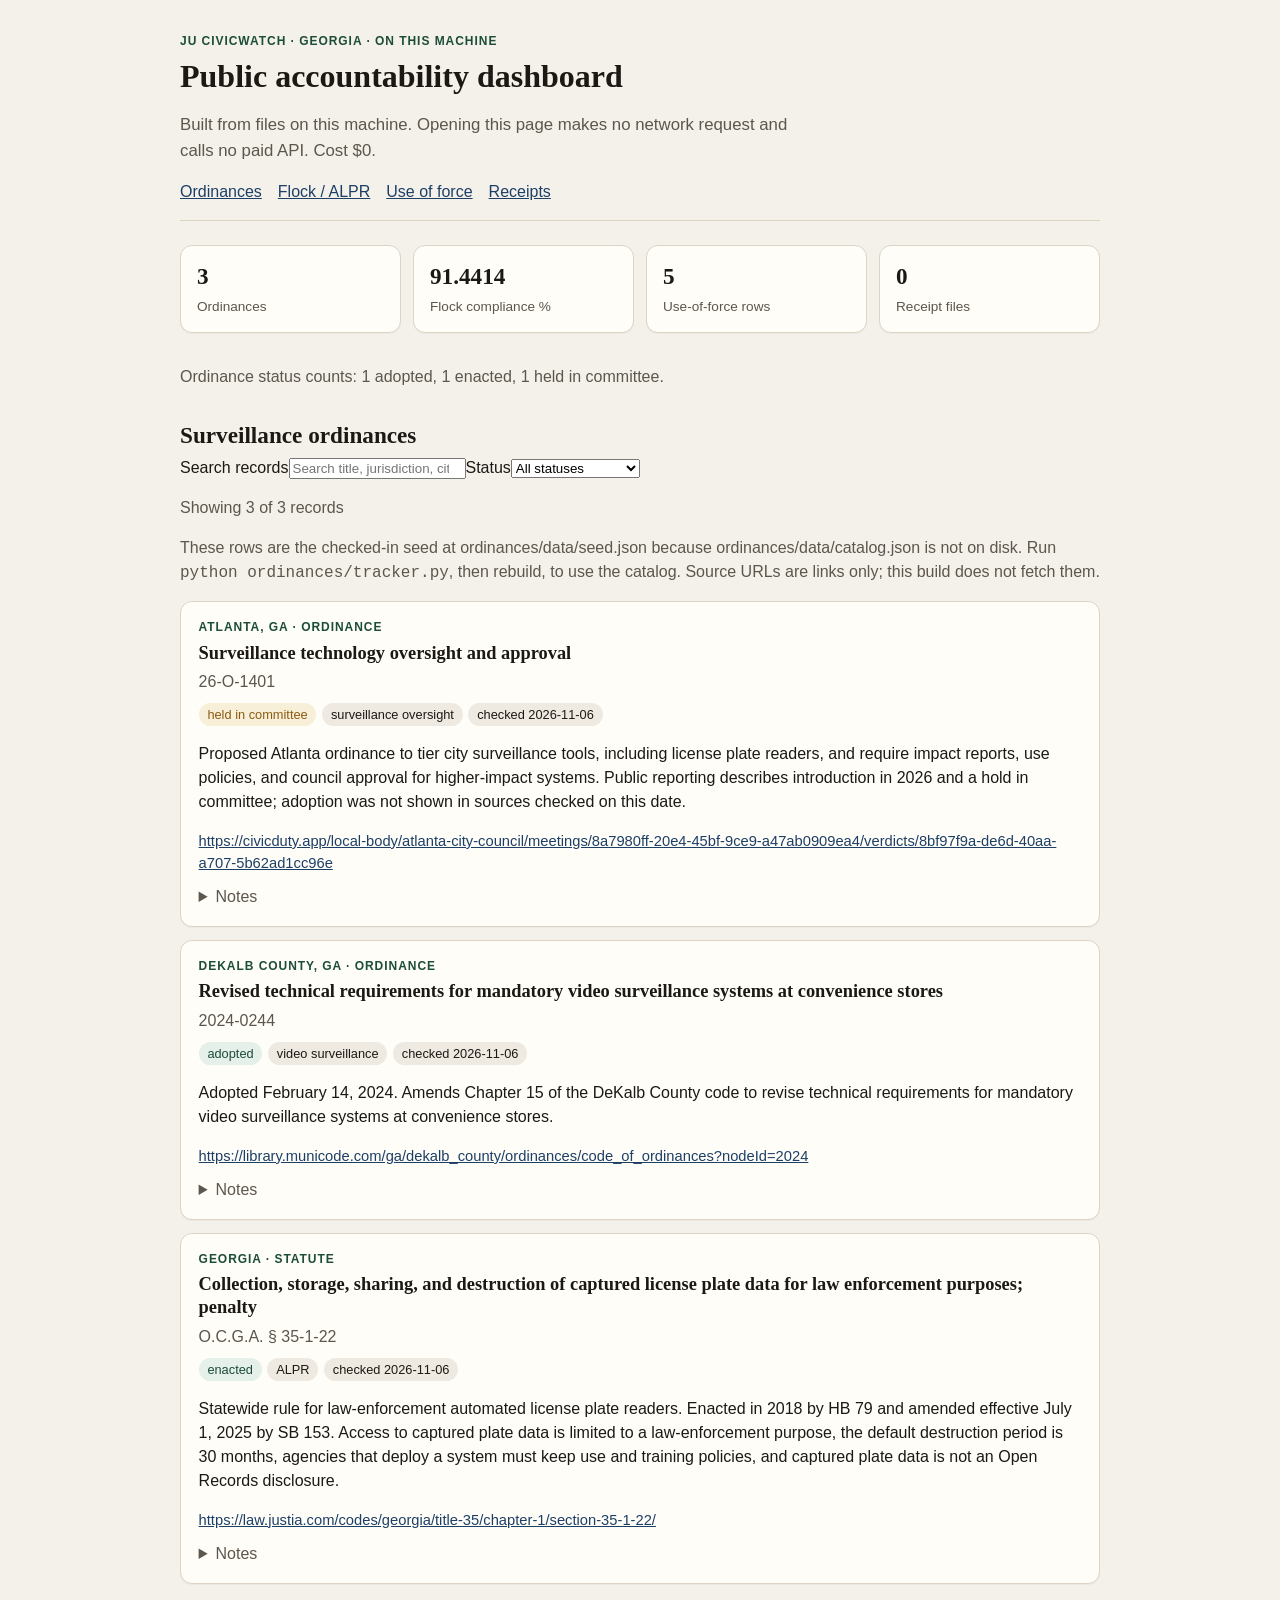
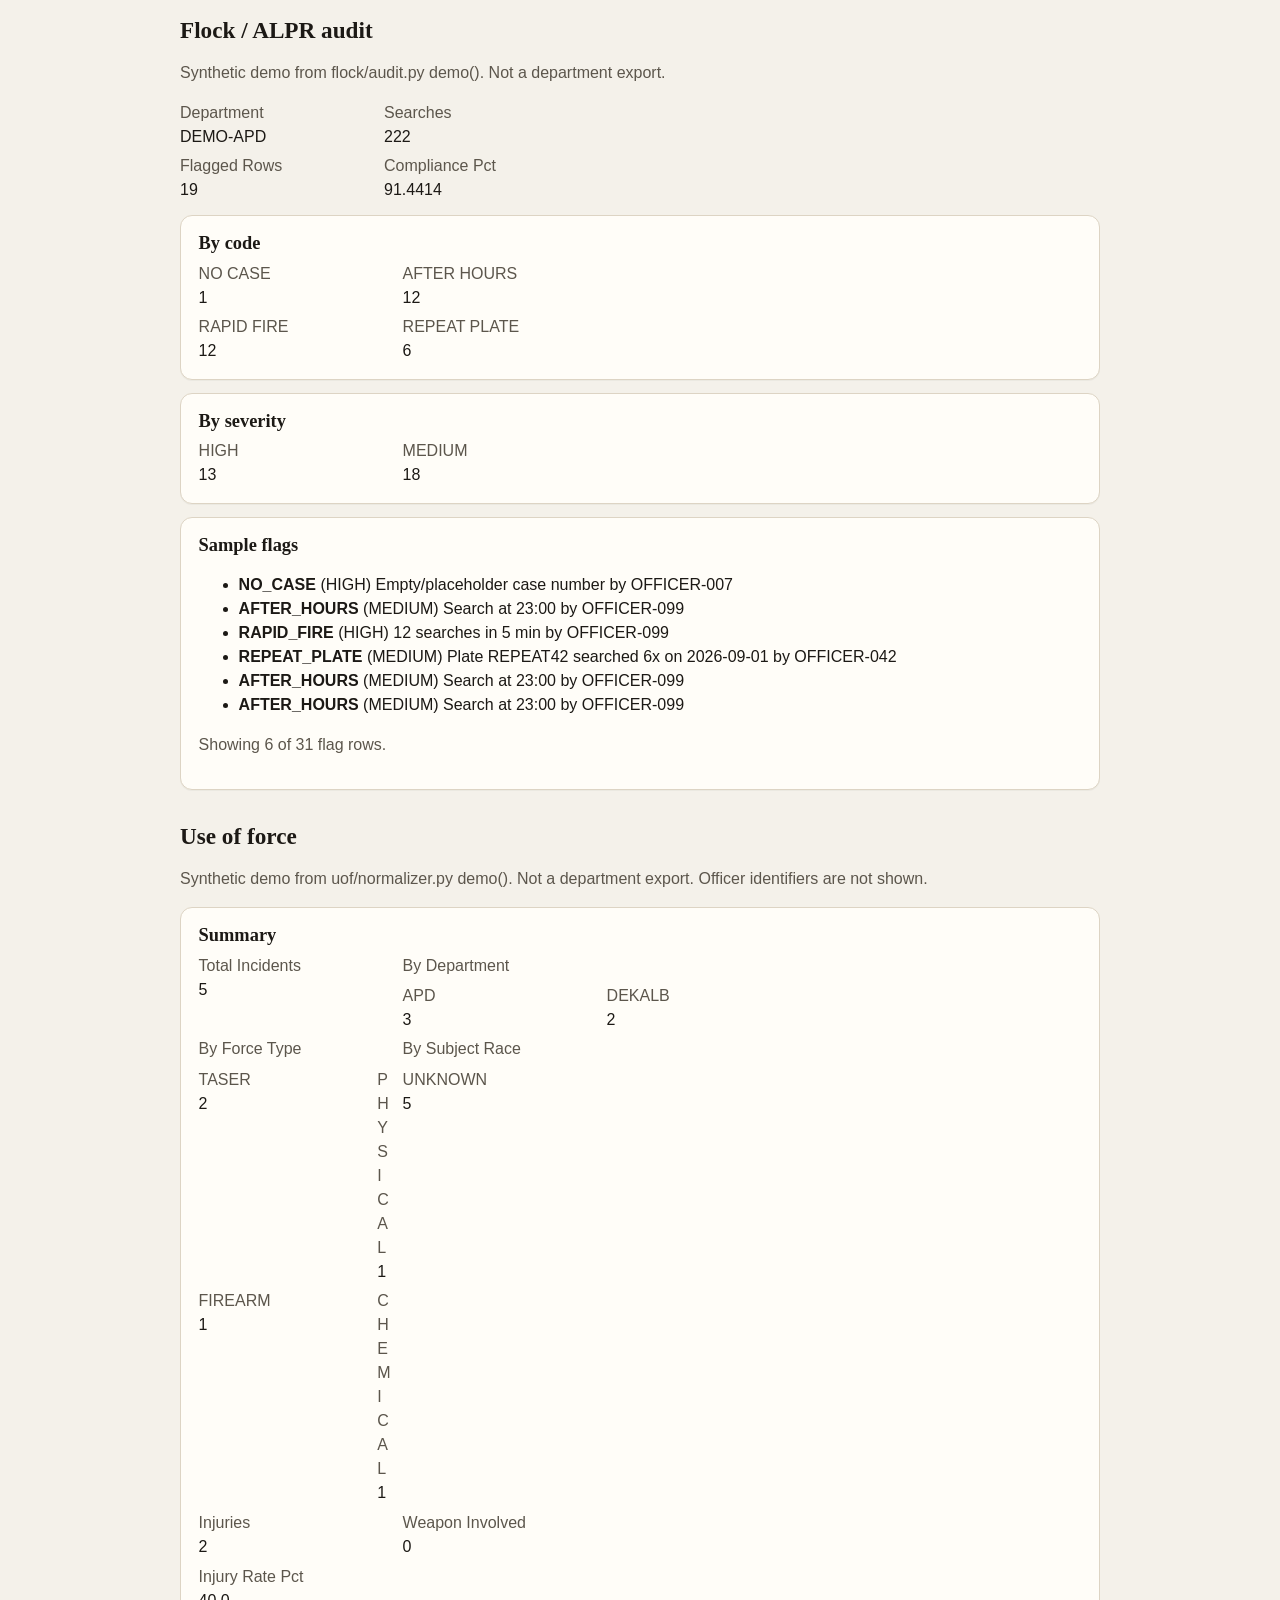
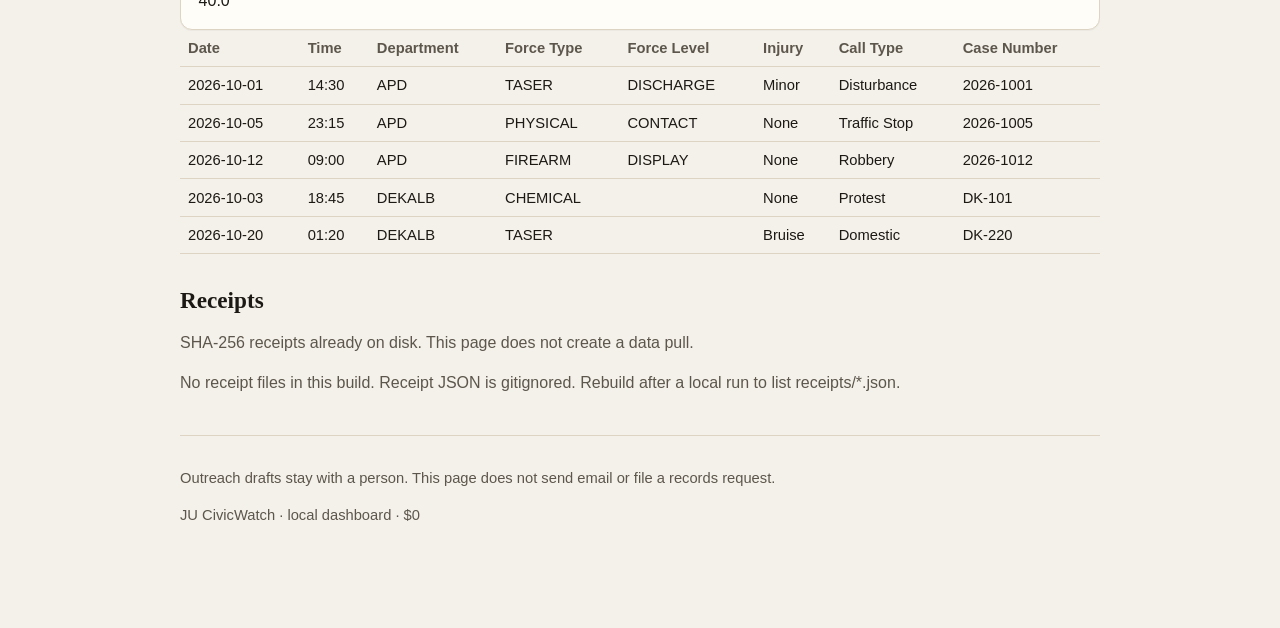
<file: index.html>
<!doctype html>
<html lang="en"><head><meta charset="utf-8"><meta name="viewport" content="width=device-width,initial-scale=1"><title>JU CivicWatch</title><meta http-equiv="refresh" content="0; url=dashboard/index.html"><link rel="canonical" href="dashboard/index.html"></head><body><p>Opening <a href="dashboard/index.html">JU CivicWatch dashboard</a>…</p></body></html>
</file>
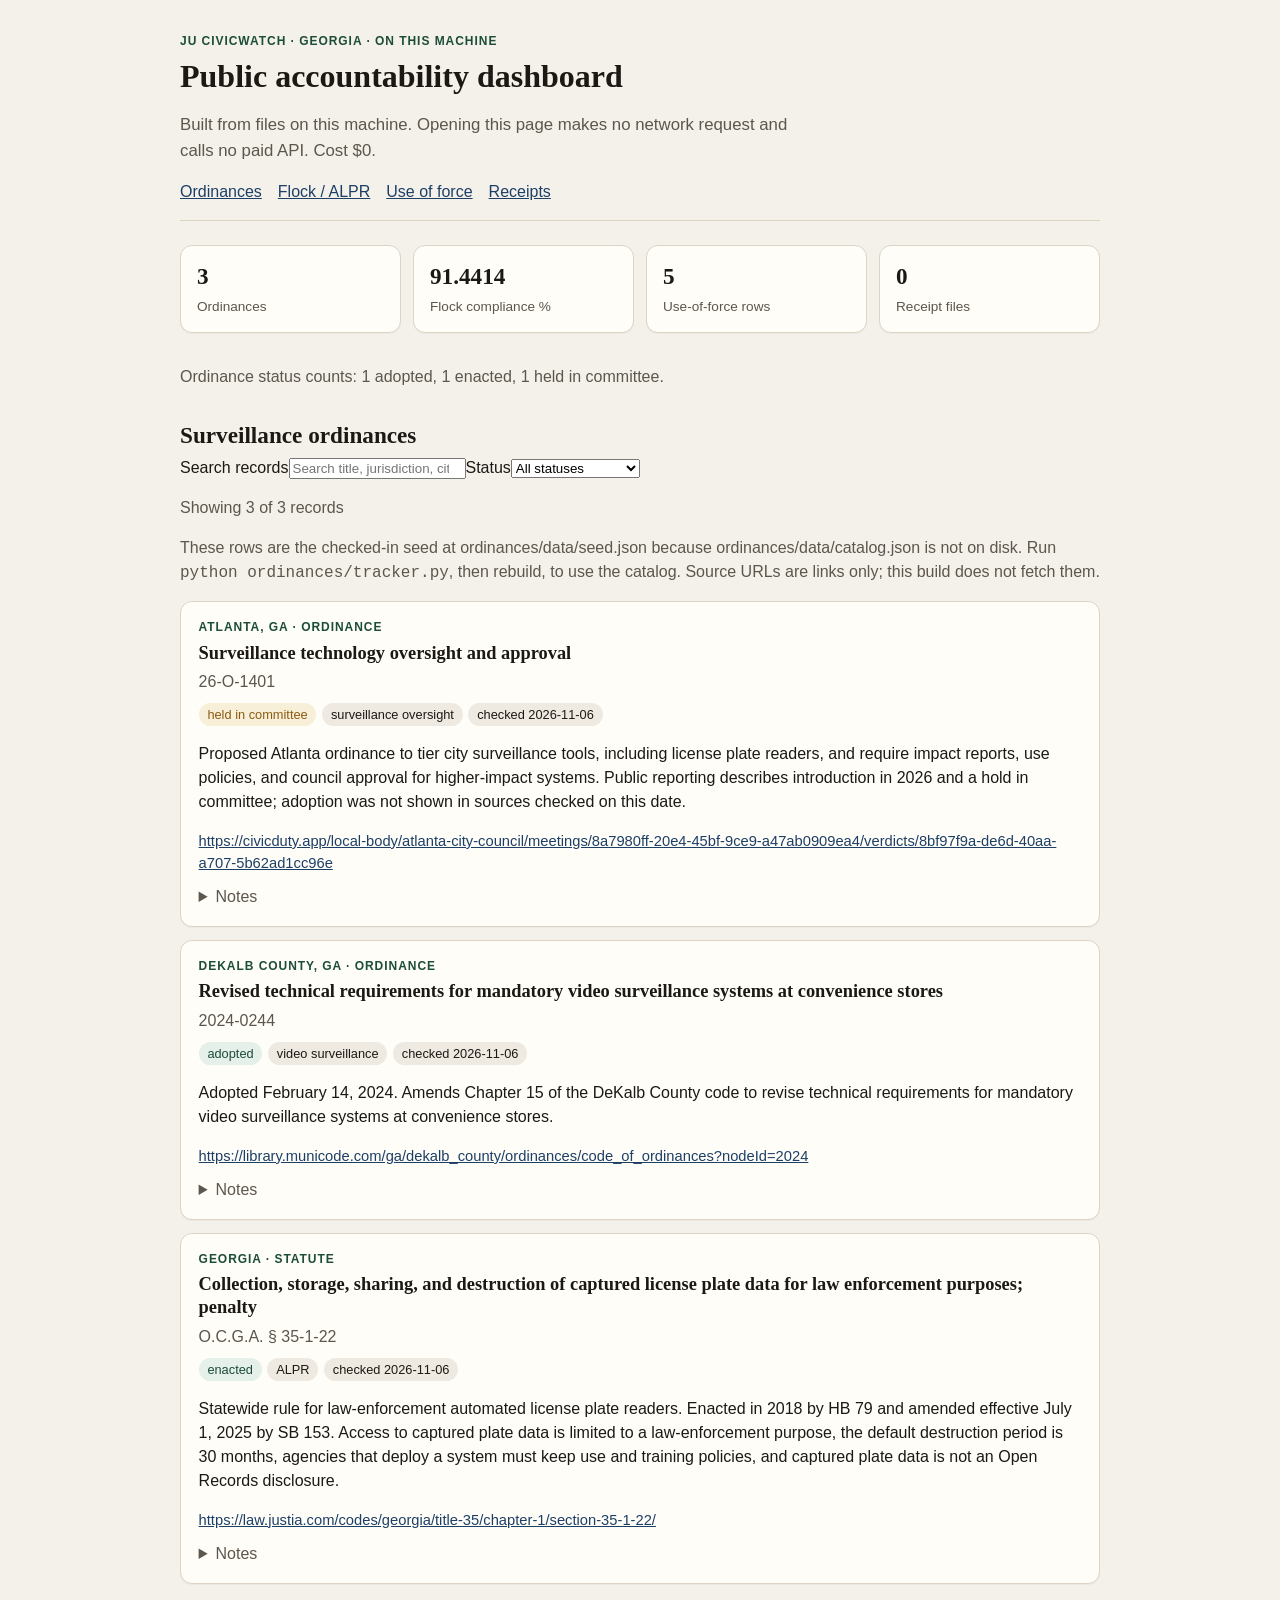
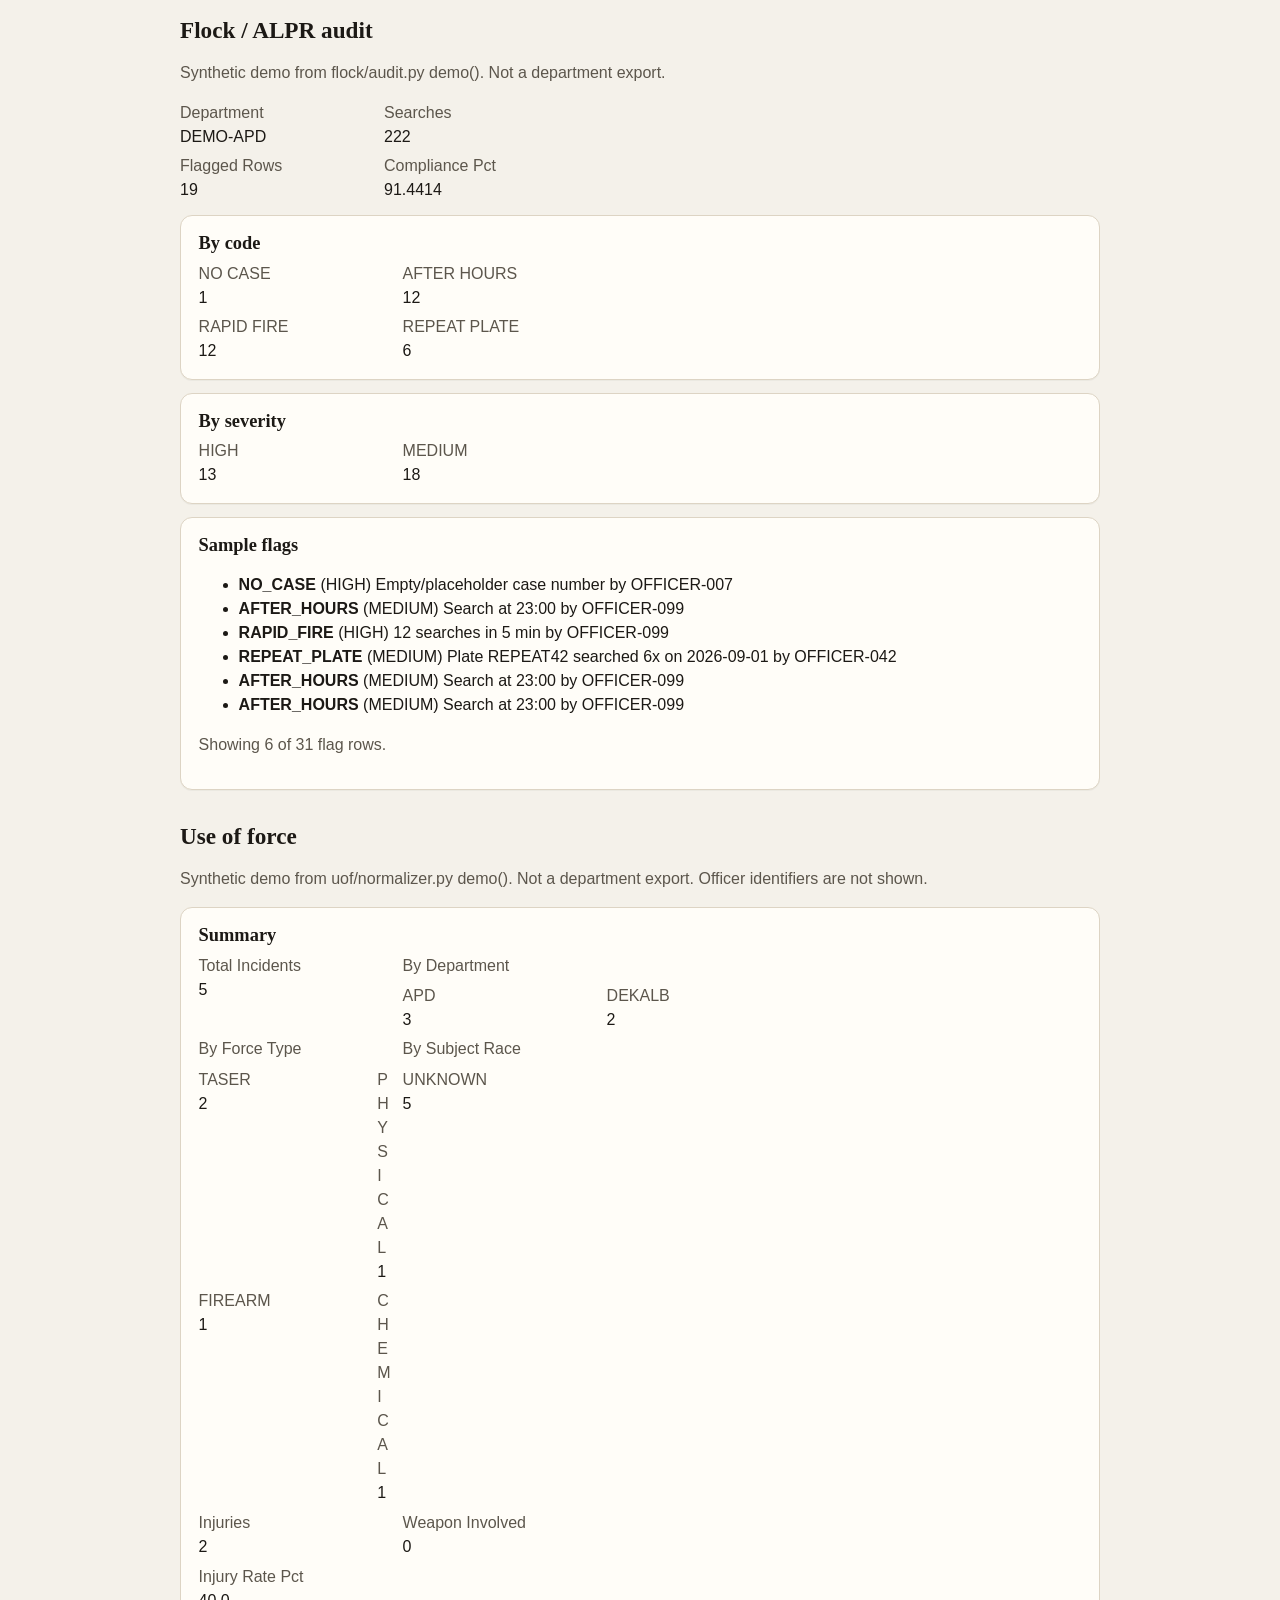
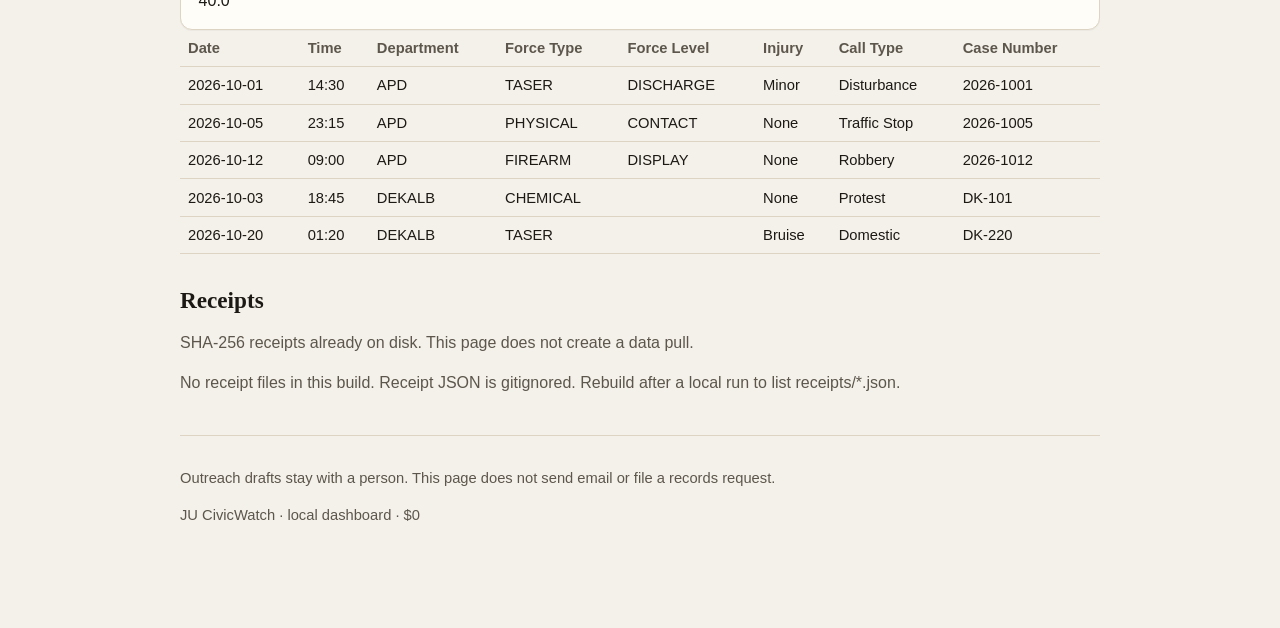
<file: dashboard/index.html>
<!DOCTYPE html>
<html lang="en">
<head>
<meta charset="utf-8">
<meta name="viewport" content="width=device-width, initial-scale=1">
<title>JU CivicWatch — local dashboard</title>
<style>
:root {
  --paper: #f4f1ea;
  --ink: #1c1915;
  --muted: #5c564c;
  --line: #ddd4c4;
  --card: #fffdf8;
  --green: #1c4d38;
  --green-soft: #e4f0e9;
  --amber: #8a5a12;
  --amber-soft: #f8efd8;
  --blue: #1d3f66;
  --blue-soft: #e6eef7;
  --shadow: 0 1px 0 rgba(28, 25, 21, 0.04);
}

* { box-sizing: border-box; }

body {
  margin: 0;
  background: var(--paper);
  color: var(--ink);
  font-family: "Segoe UI", "Helvetica Neue", Helvetica, Arial, sans-serif;
  font-size: 1rem;
  line-height: 1.5;
}

.skip {
  position: absolute;
  left: -999px;
  top: 0;
}

.skip:focus {
  left: 1rem;
  top: 1rem;
  background: var(--card);
  padding: 0.4rem 0.7rem;
  z-index: 2;
}

.wrap {
  max-width: 960px;
  margin: 0 auto;
  padding: 2rem 1.25rem 4rem;
  overflow-wrap: anywhere;
}

.kicker {
  margin: 0 0 0.35rem;
  color: var(--green);
  font-size: 0.75rem;
  font-weight: 700;
  letter-spacing: 0.08em;
  text-transform: uppercase;
}

h1, h2, h3 {
  font-family: Georgia, "Iowan Old Style", "Palatino Linotype", Palatino, serif;
  font-weight: 600;
  line-height: 1.25;
}

h1 { margin: 0 0 0.6rem; font-size: 2rem; }
h2 { margin: 0 0 0.4rem; font-size: 1.45rem; }
h3 { margin: 0 0 0.35rem; font-size: 1.15rem; }

.lede, .note { color: var(--muted); }
.lede { max-width: 40rem; font-size: 1.05rem; }

a { color: var(--blue); }
a:hover { text-decoration-thickness: 2px; }

.site {
  margin-bottom: 1.5rem;
  padding-bottom: 1rem;
  border-bottom: 1px solid var(--line);
}

.toc {
  display: flex;
  flex-wrap: wrap;
  gap: 0.35rem 1rem;
  margin: 1rem 0 0;
  padding: 0;
  list-style: none;
}

.stats {
  display: grid;
  grid-template-columns: repeat(auto-fit, minmax(140px, 1fr));
  gap: 0.75rem;
  margin: 1.25rem 0 2rem;
}

.stat, .card, .panel {
  background: var(--card);
  border: 1px solid var(--line);
  border-radius: 12px;
  box-shadow: var(--shadow);
}

.stat { padding: 0.85rem 1rem; }
.stat b {
  display: block;
  font-family: Georgia, "Iowan Old Style", Palatino, serif;
  font-size: 1.45rem;
  font-weight: 600;
}
.stat span { color: var(--muted); font-size: 0.85rem; }

section { margin: 2rem 0; }

.card { margin: 0.8rem 0; padding: 1rem 1.1rem 1.05rem; }
.card .cite { margin: 0 0 0.55rem; color: var(--muted); }

.badges { display: flex; flex-wrap: wrap; gap: 0.35rem; margin: 0.2rem 0 0.7rem; }

.badge {
  display: inline-block;
  padding: 0.12rem 0.55rem;
  border-radius: 999px;
  background: #efeae1;
  font-size: 0.8rem;
}

.status-enacted,
.status-adopted {
  background: var(--green-soft);
  color: var(--green);
}

.status-held-in-committee,
.status-proposed,
.status-introduced {
  background: var(--amber-soft);
  color: var(--amber);
}

.status-failed,
.status-rejected,
.status-vetoed {
  background: #f8e6e4;
  color: #7a2e2e;
}

.source {
  margin: 0.4rem 0 0;
  overflow-wrap: anywhere;
  font-size: 0.92rem;
}

details { margin-top: 0.7rem; }
summary { cursor: pointer; color: var(--muted); }

.panel { padding: 1rem 1.1rem; margin-top: 0.8rem; }
.panel h3 { margin-top: 0; }

dl.grid {
  display: grid;
  grid-template-columns: minmax(8rem, 12rem) 1fr;
  gap: 0.35rem 0.75rem;
  margin: 0.4rem 0 0;
}

dt { color: var(--muted); text-transform: capitalize; }
dd { margin: 0; }

table {
  width: 100%;
  border-collapse: collapse;
  font-size: 0.92rem;
}

th, td {
  padding: 0.45rem 0.5rem;
  border-bottom: 1px solid var(--line);
  text-align: left;
  vertical-align: top;
}

th { color: var(--muted); font-weight: 600; text-transform: capitalize; }

.scroll {
  max-width: 100%;
  overflow-x: auto;
}

footer.colophon {
  margin-top: 2.5rem;
  padding-top: 1rem;
  border-top: 1px solid var(--line);
  color: var(--muted);
  font-size: 0.92rem;
}

@media (max-width: 640px) {
  .wrap { padding: 1.25rem 1rem 3rem; }
  h1 { font-size: 1.65rem; }
  dl.grid { grid-template-columns: 1fr; }
  .scroll { overflow: visible; }
  .scroll table,
  .scroll thead,
  .scroll tbody,
  .scroll tr,
  .scroll td {
    display: block;
    width: auto;
  }
  .scroll thead { display: none; }
  .scroll tr {
    margin: 0.75rem 0;
    padding: 0.35rem 0;
    border: 1px solid var(--line);
    border-radius: 10px;
    background: var(--card);
  }
  .scroll td {
    display: grid;
    grid-template-columns: 7.5rem 1fr;
    gap: 0.35rem 0.75rem;
    border-bottom: 0;
    padding: 0.28rem 0.75rem;
  }
  .scroll td::before {
    content: attr(data-label);
    color: var(--muted);
    text-transform: capitalize;
  }
}

@media print {
  body { background: #fff; }
  .stat, .card, .panel { box-shadow: none; }
  a { color: inherit; }
}
</style>
</head>
<body>
<a class="skip" href="#ordinances">Skip to ordinances</a>
<div class="wrap">
<header class="site">
<p class="kicker">JU CivicWatch · Georgia · on this machine</p>
<h1>Public accountability dashboard</h1>
<p class="lede">Built from files on this machine. Opening this page makes no network request and calls no paid API. Cost $0.</p>
<ul class="toc">
<li><a href="#ordinances">Ordinances</a></li>
<li><a href="#flock">Flock / ALPR</a></li>
<li><a href="#uof">Use of force</a></li>
<li><a href="#receipts">Receipts</a></li>
</ul>
</header>
<section class="stats" aria-label="Counts"><div class="stat"><b>3</b><span>Ordinances</span></div><div class="stat"><b>91.4414</b><span>Flock compliance %</span></div><div class="stat"><b>5</b><span>Use-of-force rows</span></div><div class="stat"><b>0</b><span>Receipt files</span></div></section>
<p class="note">Ordinance status counts: 1 adopted, 1 enacted, 1 held in committee.</p>
<section id="ordinances"><h2>Surveillance ordinances</h2><div class="filters" role="search" aria-label="Filter ordinance records"><label for="ordinance-search">Search records</label><input id="ordinance-search" type="search" placeholder="Search title, jurisdiction, citation…" autocomplete="off"><label for="ordinance-status">Status</label><select id="ordinance-status"><option value="">All statuses</option><option value="held-in-committee">Held in committee</option><option value="adopted">Adopted</option><option value="enacted">Enacted</option></select><p id="ordinance-results" class="note" aria-live="polite"></p></div><p class="note">These rows are the checked-in seed at ordinances/data/seed.json because ordinances/data/catalog.json is not on disk. Run <code>python ordinances/tracker.py</code>, then rebuild, to use the catalog. Source URLs are links only; this build does not fetch them.</p><article class="card ordinance-card"><p class="kicker">Atlanta, GA · ordinance</p><h3>Surveillance technology oversight and approval</h3><p class="cite">26-O-1401</p><p class="badges"><span class="badge status-held-in-committee">held in committee</span><span class="badge">surveillance oversight</span><span class="badge">checked 2026-11-06</span></p><p>Proposed Atlanta ordinance to tier city surveillance tools, including license plate readers, and require impact reports, use policies, and council approval for higher-impact systems. Public reporting describes introduction in 2026 and a hold in committee; adoption was not shown in sources checked on this date.</p><p class="source"><a href="https://civicduty.app/local-body/atlanta-city-council/meetings/8a7980ff-20e4-45bf-9ce9-a47ab0909ea4/verdicts/8bf97f9a-de6d-40aa-a707-5b62ad1cc96e">https://civicduty.app/local-body/atlanta-city-council/meetings/8a7980ff-20e4-45bf-9ce9-a47ab0909ea4/verdicts/8bf97f9a-de6d-40aa-a707-5b62ad1cc96e</a></p><details><summary>Notes</summary><p>Introduction also reported at https://www.11alive.com/article/news/community/atlanta-mayor-andre-dickens-surveillance-technology-legislation-flock-cameras/85-515486e0-e235-4225-8ac1-236d4f9c6448. Status is procedural, not an enacted code section.</p></details></article><article class="card ordinance-card"><p class="kicker">DeKalb County, GA · ordinance</p><h3>Revised technical requirements for mandatory video surveillance systems at convenience stores</h3><p class="cite">2024-0244</p><p class="badges"><span class="badge status-adopted">adopted</span><span class="badge">video surveillance</span><span class="badge">checked 2026-11-06</span></p><p>Adopted February 14, 2024. Amends Chapter 15 of the DeKalb County code to revise technical requirements for mandatory video surveillance systems at convenience stores.</p><p class="source"><a href="https://library.municode.com/ga/dekalb_county/ordinances/code_of_ordinances?nodeId=2024">https://library.municode.com/ga/dekalb_county/ordinances/code_of_ordinances?nodeId=2024</a></p><details><summary>Notes</summary><p>This ordinance covers cameras at private convenience stores. It does not regulate law-enforcement license plate readers.</p></details></article><article class="card ordinance-card"><p class="kicker">Georgia · statute</p><h3>Collection, storage, sharing, and destruction of captured license plate data for law enforcement purposes; penalty</h3><p class="cite">O.C.G.A. § 35-1-22</p><p class="badges"><span class="badge status-enacted">enacted</span><span class="badge">ALPR</span><span class="badge">checked 2026-11-06</span></p><p>Statewide rule for law-enforcement automated license plate readers. Enacted in 2018 by HB 79 and amended effective July 1, 2025 by SB 153. Access to captured plate data is limited to a law-enforcement purpose, the default destruction period is 30 months, agencies that deploy a system must keep use and training policies, and captured plate data is not an Open Records disclosure.</p><p class="source"><a href="https://law.justia.com/codes/georgia/title-35/chapter-1/section-35-1-22/">https://law.justia.com/codes/georgia/title-35/chapter-1/section-35-1-22/</a></p><details><summary>Notes</summary><p>Section text checked against the public 2025 Code of Georgia page. This is a statute, not a city ordinance. Official compilation PDF: https://www.legis.ga.gov/api/document/docs/default-source/joint-features-document-library/t35-t36-ch1-59-(v27)-2025-pdf.pdf</p></details></article></section>
<section id="flock"><h2>Flock / ALPR audit</h2><p class="note">Synthetic demo from flock/audit.py demo(). Not a department export.</p><dl class="grid"><div><dt>Department</dt><dd>DEMO-APD</dd></div><div><dt>Searches</dt><dd>222</dd></div><div><dt>Flagged rows</dt><dd>19</dd></div><div><dt>Compliance pct</dt><dd>91.4414</dd></div></dl><div class="panel"><h3>By code</h3><dl class="grid"><div><dt>NO CASE</dt><dd>1</dd></div><div><dt>AFTER HOURS</dt><dd>12</dd></div><div><dt>RAPID FIRE</dt><dd>12</dd></div><div><dt>REPEAT PLATE</dt><dd>6</dd></div></dl></div><div class="panel"><h3>By severity</h3><dl class="grid"><div><dt>HIGH</dt><dd>13</dd></div><div><dt>MEDIUM</dt><dd>18</dd></div></dl></div><div class="panel"><h3>Sample flags</h3><ul><li><strong>NO_CASE</strong> (HIGH) Empty/placeholder case number by OFFICER-007</li><li><strong>AFTER_HOURS</strong> (MEDIUM) Search at 23:00 by OFFICER-099</li><li><strong>RAPID_FIRE</strong> (HIGH) 12 searches in 5 min by OFFICER-099</li><li><strong>REPEAT_PLATE</strong> (MEDIUM) Plate REPEAT42 searched 6x on 2026-09-01 by OFFICER-042</li><li><strong>AFTER_HOURS</strong> (MEDIUM) Search at 23:00 by OFFICER-099</li><li><strong>AFTER_HOURS</strong> (MEDIUM) Search at 23:00 by OFFICER-099</li></ul><p class="note">Showing 6 of 31 flag rows.</p></div></section>
<section id="uof"><h2>Use of force</h2><p class="note">Synthetic demo from uof/normalizer.py demo(). Not a department export. Officer identifiers are not shown.</p><div class="panel"><h3>Summary</h3><dl class="grid"><div><dt>total incidents</dt><dd>5</dd></div><div><dt>by department</dt><dd><dl class="grid"><div><dt>APD</dt><dd>3</dd></div><div><dt>DEKALB</dt><dd>2</dd></div></dl></dd></div><div><dt>by force type</dt><dd><dl class="grid"><div><dt>TASER</dt><dd>2</dd></div><div><dt>PHYSICAL</dt><dd>1</dd></div><div><dt>FIREARM</dt><dd>1</dd></div><div><dt>CHEMICAL</dt><dd>1</dd></div></dl></dd></div><div><dt>by subject race</dt><dd><dl class="grid"><div><dt>UNKNOWN</dt><dd>5</dd></div></dl></dd></div><div><dt>injuries</dt><dd>2</dd></div><div><dt>weapon involved</dt><dd>0</dd></div><div><dt>injury rate pct</dt><dd>40.0</dd></div></dl></div><div class="scroll"><table><thead><tr><th>date</th><th>time</th><th>department</th><th>force type</th><th>force level</th><th>injury</th><th>call type</th><th>case number</th></tr></thead><tbody><tr><td data-label="date">2026-10-01</td><td data-label="time">14:30</td><td data-label="department">APD</td><td data-label="force type">TASER</td><td data-label="force level">DISCHARGE</td><td data-label="injury">Minor</td><td data-label="call type">Disturbance</td><td data-label="case number">2026-1001</td></tr><tr><td data-label="date">2026-10-05</td><td data-label="time">23:15</td><td data-label="department">APD</td><td data-label="force type">PHYSICAL</td><td data-label="force level">CONTACT</td><td data-label="injury">None</td><td data-label="call type">Traffic Stop</td><td data-label="case number">2026-1005</td></tr><tr><td data-label="date">2026-10-12</td><td data-label="time">09:00</td><td data-label="department">APD</td><td data-label="force type">FIREARM</td><td data-label="force level">DISPLAY</td><td data-label="injury">None</td><td data-label="call type">Robbery</td><td data-label="case number">2026-1012</td></tr><tr><td data-label="date">2026-10-03</td><td data-label="time">18:45</td><td data-label="department">DEKALB</td><td data-label="force type">CHEMICAL</td><td data-label="force level"></td><td data-label="injury">None</td><td data-label="call type">Protest</td><td data-label="case number">DK-101</td></tr><tr><td data-label="date">2026-10-20</td><td data-label="time">01:20</td><td data-label="department">DEKALB</td><td data-label="force type">TASER</td><td data-label="force level"></td><td data-label="injury">Bruise</td><td data-label="call type">Domestic</td><td data-label="case number">DK-220</td></tr></tbody></table></div></section>
<section id="receipts"><h2>Receipts</h2><p class="note">SHA-256 receipts already on disk. This page does not create a data pull.</p><p class="note">No receipt files in this build. Receipt JSON is gitignored. Rebuild after a local run to list receipts/*.json.</p></section>
<script>(() => { const search=document.getElementById("ordinance-search"); const status=document.getElementById("ordinance-status"); const cards=Array.from(document.querySelectorAll(".ordinance-card")); const output=document.getElementById("ordinance-results"); if(!search||!status||!output)return; const filter=()=>{const q=search.value.trim().toLowerCase();const selected=status.value;let shown=0;cards.forEach(card=>{const badge=card.querySelector(".badges span[class*=status-]");const slug=badge?Array.from(badge.classList).find(name=>name.startsWith("status-"))?.slice(7)||"":"";const match=(!q||card.textContent.toLowerCase().includes(q))&&(!selected||slug===selected);card.hidden=!match;if(match)shown+=1;});output.textContent="Showing "+shown+" of "+cards.length+" records";};search.addEventListener("input",filter);status.addEventListener("change",filter);filter();})();</script><footer class="colophon">
<p>Outreach drafts stay with a person. This page does not send email or file a records request.</p>
<p>JU CivicWatch · local dashboard · $0</p>
</footer>
</div>
</body>
</html>
</file>
